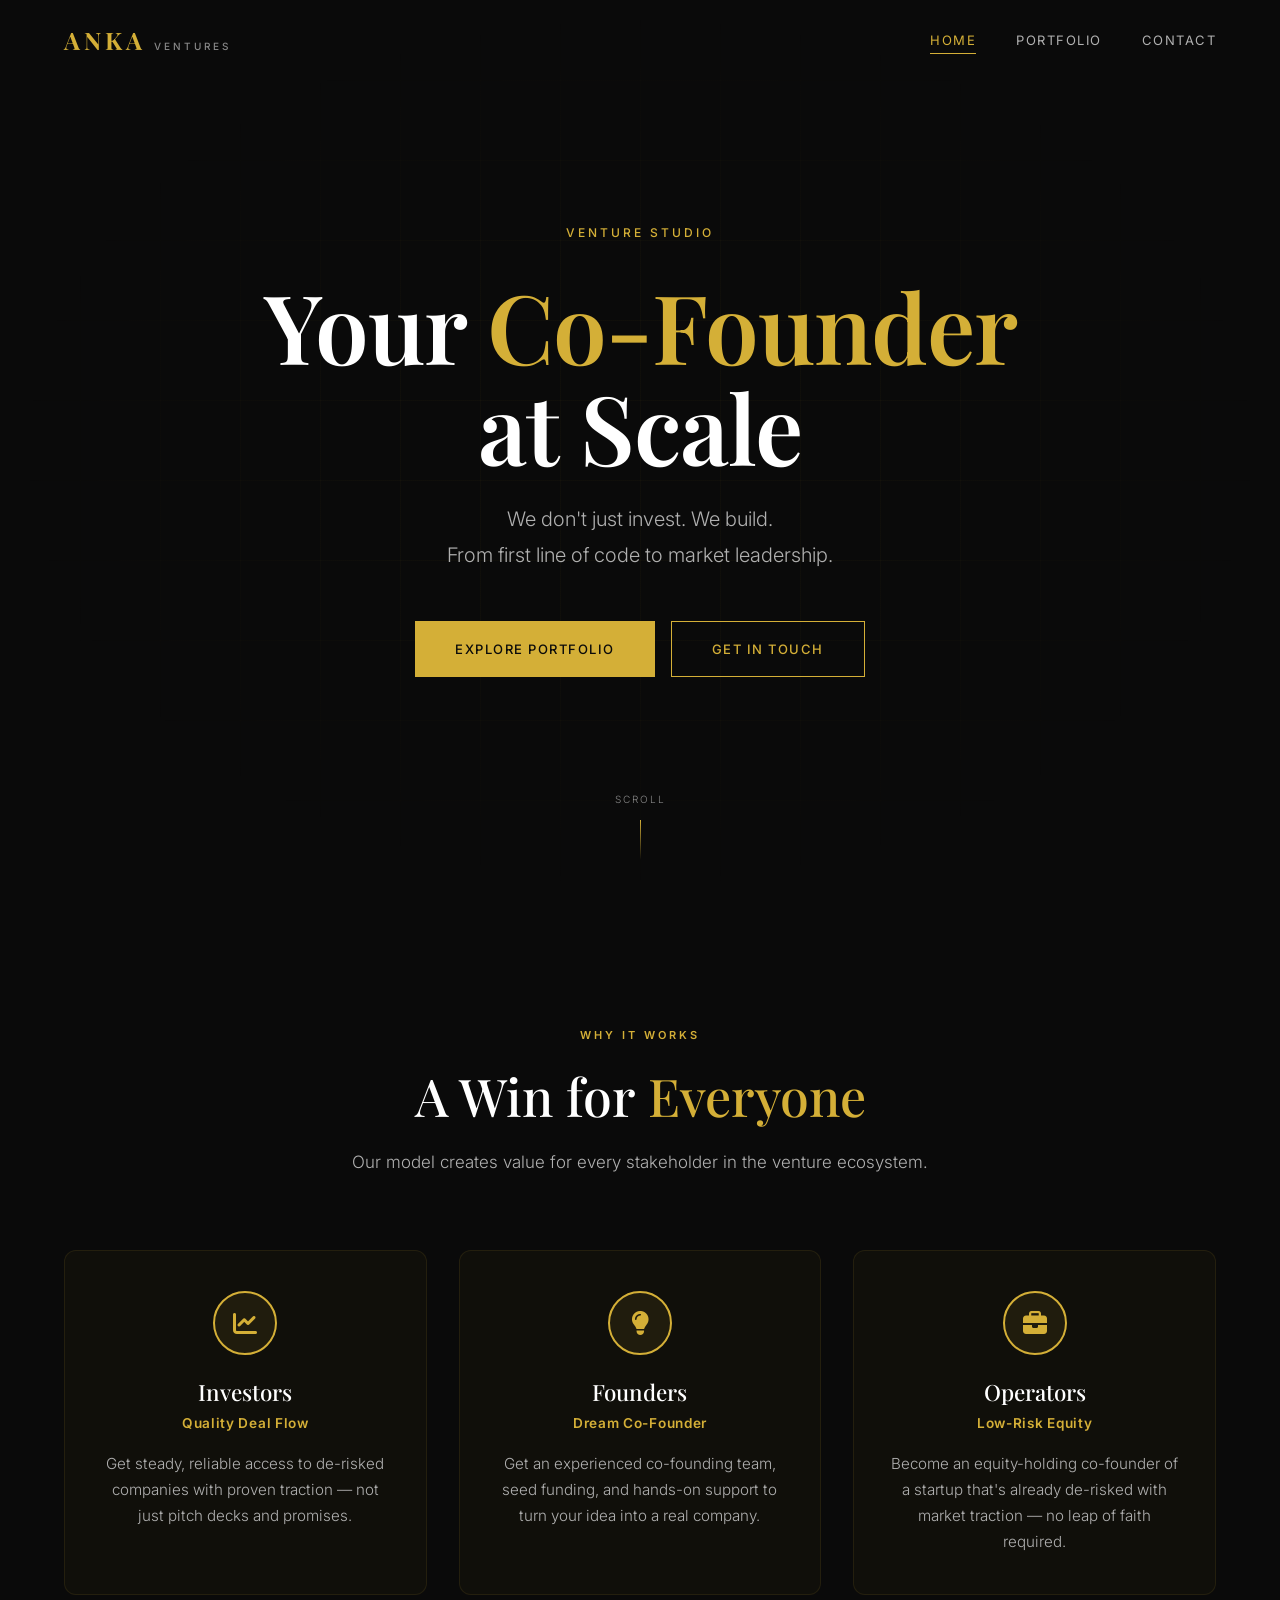
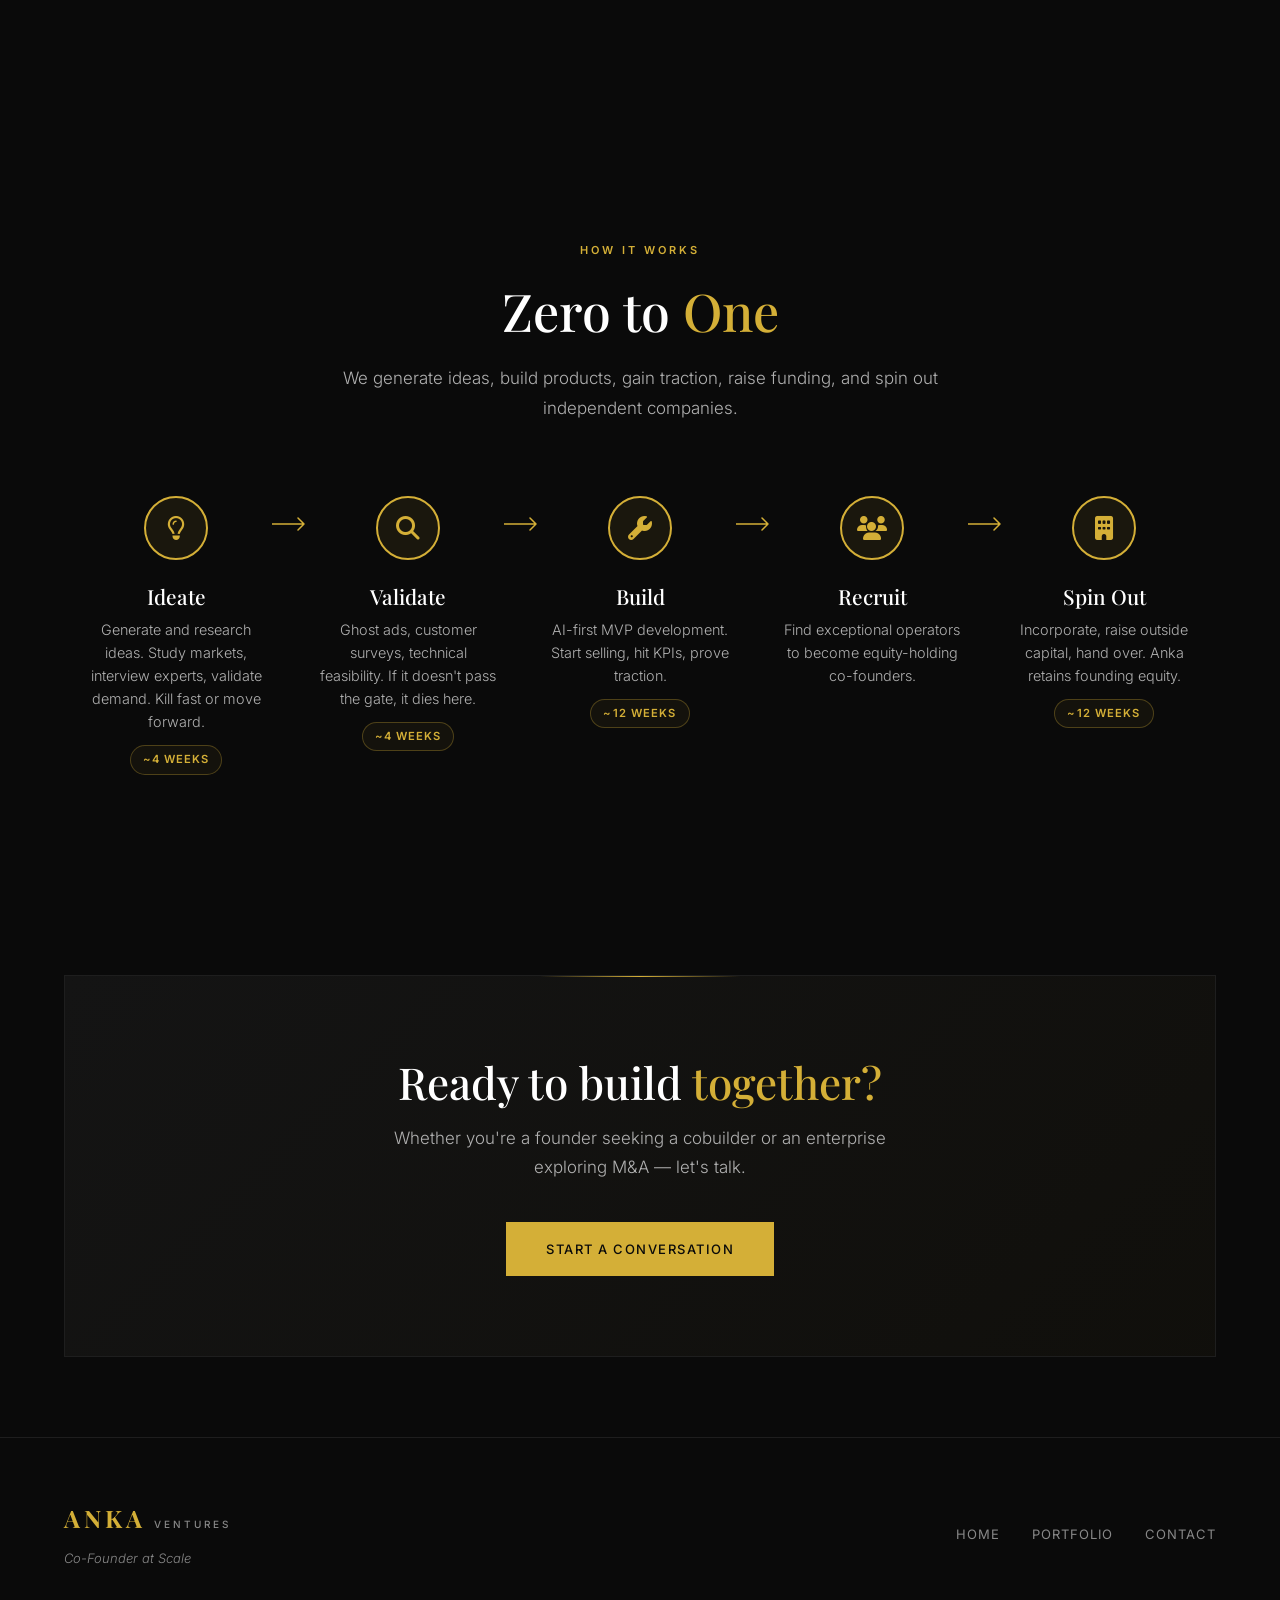
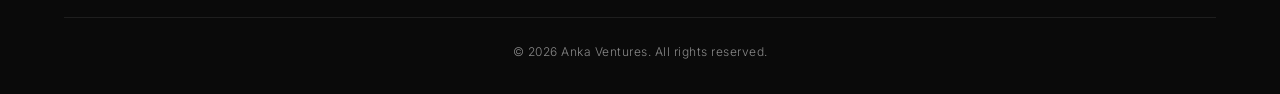
<file: index.html>
<!DOCTYPE html>
<html lang="en">
<head>
    <meta charset="UTF-8">
    <meta name="viewport" content="width=device-width, initial-scale=1.0">
    <title>Anka Ventures — Co-Founder at Scale</title>
    <meta name="description" content="Anka Ventures is a venture studio that functions as co-founder-at-scale for startups. A venture studio and co-founder-at-scale for startups.">
    <link rel="preconnect" href="https://fonts.googleapis.com">
    <link rel="preconnect" href="https://fonts.gstatic.com" crossorigin>
    <link href="https://fonts.googleapis.com/css2?family=Playfair+Display:ital,wght@0,400;0,500;0,600;0,700;1,400;1,500&family=Inter:wght@300;400;500;600&display=swap" rel="stylesheet">
    <link rel="stylesheet" href="https://cdnjs.cloudflare.com/ajax/libs/font-awesome/6.5.1/css/all.min.css">
    <link rel="stylesheet" href="styles.css">
</head>
<body>

    <!-- Navigation -->
    <nav class="nav" id="nav">
        <div class="nav-inner">
            <a href="index.html" class="nav-logo">
                <span class="logo-text">ANKA</span>
                <span class="logo-sub">VENTURES</span>
            </a>
            <button class="nav-toggle" id="navToggle" aria-label="Toggle menu">
                <span></span>
                <span></span>
                <span></span>
            </button>
            <ul class="nav-links" id="navLinks">
                <li><a href="index.html" class="active">Home</a></li>
                <li><a href="portfolio.html">Portfolio</a></li>
                <li><a href="contact.html">Contact</a></li>
            </ul>
        </div>
    </nav>

    <!-- Hero Section -->
    <section class="hero">
        <div class="hero-bg-lines"></div>
        <div class="hero-content">
            <div class="hero-badge fade-up">Venture Studio</div>
            <h1 class="hero-title fade-up delay-1">
                Your <span class="gold-text">Co-Founder</span><br>at Scale
            </h1>
            <p class="hero-subtitle fade-up delay-2">
                We don't just invest. We build.<br>From first line of code to market leadership.
            </p>
            <div class="hero-cta fade-up delay-3">
                <a href="portfolio.html" class="btn btn-primary">Explore Portfolio</a>
                <a href="contact.html" class="btn btn-outline">Get in Touch</a>
            </div>
        </div>
        <div class="hero-scroll-indicator fade-up delay-4">
            <span>Scroll</span>
            <div class="scroll-line"></div>
        </div>
    </section>

    <!-- Stakeholders -->
    <section class="section stakeholders-section">
        <div class="container">
            <div class="section-header reveal">
                <span class="section-label">Why It Works</span>
                <h2 class="section-title">A Win for <span class="gold-text">Everyone</span></h2>
                <p class="section-desc">Our model creates value for every stakeholder in the venture ecosystem.</p>
            </div>
            <div class="stakeholders-grid">
                <div class="stakeholder-card reveal">
                    <div class="stakeholder-icon"><i class="fa-solid fa-chart-line"></i></div>
                    <h3>Investors</h3>
                    <p class="stakeholder-subtitle">Quality Deal Flow</p>
                    <p>Get steady, reliable access to de-risked companies with proven traction — not just pitch decks and promises.</p>
                </div>
                <div class="stakeholder-card reveal delay-1">
                    <div class="stakeholder-icon"><i class="fa-solid fa-lightbulb"></i></div>
                    <h3>Founders</h3>
                    <p class="stakeholder-subtitle">Dream Co-Founder</p>
                    <p>Get an experienced co-founding team, seed funding, and hands-on support to turn your idea into a real company.</p>
                </div>
                <div class="stakeholder-card reveal delay-2">
                    <div class="stakeholder-icon"><i class="fa-solid fa-briefcase"></i></div>
                    <h3>Operators</h3>
                    <p class="stakeholder-subtitle">Low-Risk Equity</p>
                    <p>Become an equity-holding co-founder of a startup that's already de-risked with market traction — no leap of faith required.</p>
                </div>
            </div>
        </div>
    </section>

    <!-- How It Works -->
    <section class="section how-it-works">
        <div class="container">
            <div class="section-header reveal">
                <span class="section-label">How It Works</span>
                <h2 class="section-title">Zero to <span class="gold-text">One</span></h2>
                <p class="section-desc">We generate ideas, build products, gain traction, raise funding, and spin out independent companies.</p>
            </div>
            <div class="hiw-timeline">
                <div class="hiw-track">
                    <div class="hiw-track-line"></div>
                    <div class="hiw-step reveal">
                        <div class="hiw-node"><i class="fa-regular fa-lightbulb"></i></div>
                        <h3>Ideate</h3>
                        <p>Generate and research ideas. Study markets, interview experts, validate demand. Kill fast or move forward.</p>
                        <span class="hiw-timeline-tag">~4 weeks</span>
                    </div>
                    <div class="hiw-connector reveal delay-1">
                        <svg width="40" height="16" viewBox="0 0 40 16"><path d="M0 8h32l-6-6M32 8l-6 6" stroke="#D4AF37" stroke-width="1.5" fill="none" stroke-linecap="round" stroke-linejoin="round"/></svg>
                    </div>
                    <div class="hiw-step reveal delay-1">
                        <div class="hiw-node"><i class="fa-solid fa-magnifying-glass"></i></div>
                        <h3>Validate</h3>
                        <p>Ghost ads, customer surveys, technical feasibility. If it doesn't pass the gate, it dies here.</p>
                        <span class="hiw-timeline-tag">~4 weeks</span>
                    </div>
                    <div class="hiw-connector reveal delay-2">
                        <svg width="40" height="16" viewBox="0 0 40 16"><path d="M0 8h32l-6-6M32 8l-6 6" stroke="#D4AF37" stroke-width="1.5" fill="none" stroke-linecap="round" stroke-linejoin="round"/></svg>
                    </div>
                    <div class="hiw-step reveal delay-2">
                        <div class="hiw-node"><i class="fa-solid fa-wrench"></i></div>
                        <h3>Build</h3>
                        <p>AI-first MVP development. Start selling, hit KPIs, prove traction.</p>
                        <span class="hiw-timeline-tag">~12 weeks</span>
                    </div>
                    <div class="hiw-connector reveal delay-3">
                        <svg width="40" height="16" viewBox="0 0 40 16"><path d="M0 8h32l-6-6M32 8l-6 6" stroke="#D4AF37" stroke-width="1.5" fill="none" stroke-linecap="round" stroke-linejoin="round"/></svg>
                    </div>
                    <div class="hiw-step reveal delay-3">
                        <div class="hiw-node"><i class="fa-solid fa-users"></i></div>
                        <h3>Recruit</h3>
                        <p>Find exceptional operators to become equity-holding co-founders.</p>
                    </div>
                    <div class="hiw-connector reveal delay-3">
                        <svg width="40" height="16" viewBox="0 0 40 16"><path d="M0 8h32l-6-6M32 8l-6 6" stroke="#D4AF37" stroke-width="1.5" fill="none" stroke-linecap="round" stroke-linejoin="round"/></svg>
                    </div>
                    <div class="hiw-step reveal delay-3">
                        <div class="hiw-node"><i class="fa-solid fa-building"></i></div>
                        <h3>Spin Out</h3>
                        <p>Incorporate, raise outside capital, hand over. Anka retains founding equity.</p>
                        <span class="hiw-timeline-tag">~12 weeks</span>
                    </div>
                </div>
            </div>
        </div>
    </section>

    <!-- CTA Section -->
    <section class="section cta-section">
        <div class="container">
            <div class="cta-block reveal">
                <h2>Ready to build <span class="gold-text">together?</span></h2>
                <p>Whether you're a founder seeking a cobuilder or an enterprise exploring M&A — let's talk.</p>
                <a href="contact.html" class="btn btn-primary">Start a Conversation</a>
            </div>
        </div>
    </section>

    <!-- Footer -->
    <footer class="footer">
        <div class="container">
            <div class="footer-inner">
                <div class="footer-brand">
                    <div class="nav-logo">
                        <span class="logo-text">ANKA</span>
                        <span class="logo-sub">VENTURES</span>
                    </div>
                    <p class="footer-tagline">Co-Founder at Scale</p>
                </div>
                <div class="footer-links">
                    <a href="index.html">Home</a>
                    <a href="portfolio.html">Portfolio</a>
                    <a href="contact.html">Contact</a>
                </div>
            </div>
            <div class="footer-bottom">
                <p>&copy; 2026 Anka Ventures. All rights reserved.</p>
            </div>
        </div>
    </footer>

    <script src="main.js"></script>
</body>
</html>
</file>
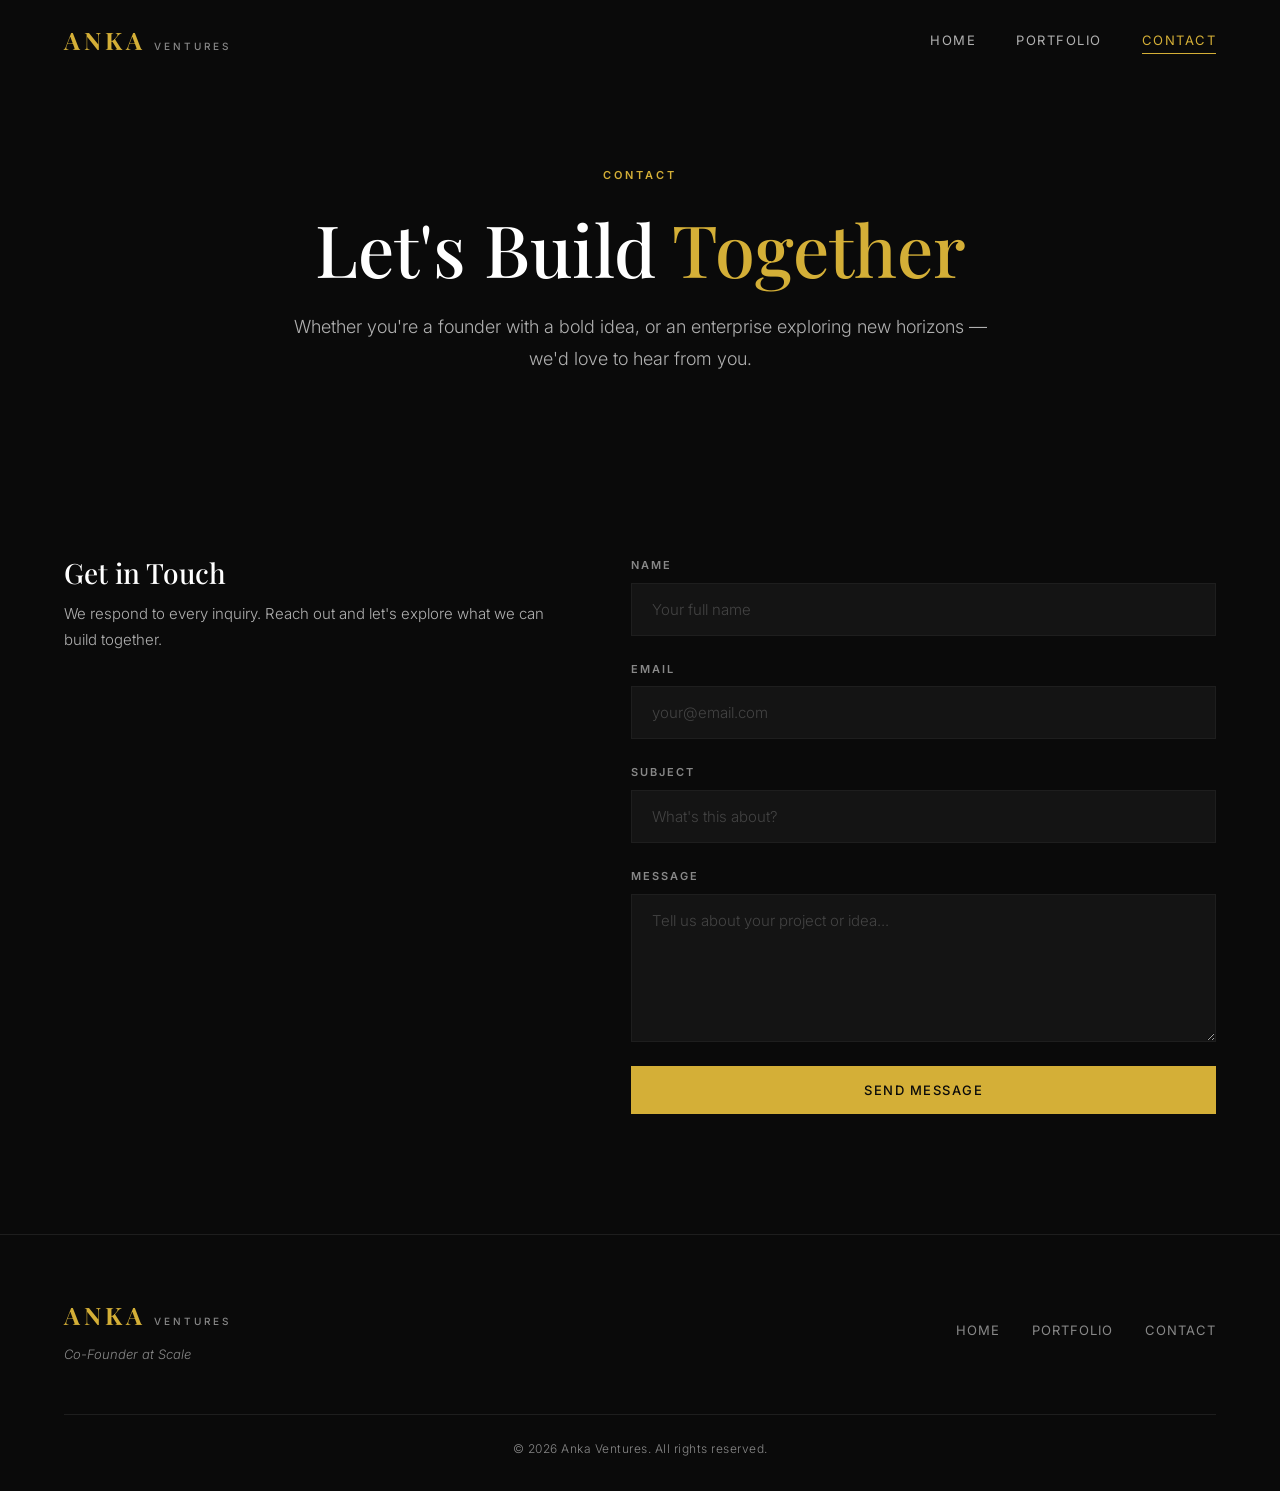
<file: contact.html>
<!DOCTYPE html>
<html lang="en">
<head>
    <meta charset="UTF-8">
    <meta name="viewport" content="width=device-width, initial-scale=1.0">
    <title>Contact — Anka Ventures</title>
    <meta name="description" content="Get in touch with Anka Ventures. Reach out to start a conversation.">
    <link rel="preconnect" href="https://fonts.googleapis.com">
    <link rel="preconnect" href="https://fonts.gstatic.com" crossorigin>
    <link href="https://fonts.googleapis.com/css2?family=Playfair+Display:ital,wght@0,400;0,500;0,600;0,700;1,400;1,500&family=Inter:wght@300;400;500;600&display=swap" rel="stylesheet">
    <link rel="stylesheet" href="styles.css">
</head>
<body>

    <!-- Navigation -->
    <nav class="nav" id="nav">
        <div class="nav-inner">
            <a href="index.html" class="nav-logo">
                <span class="logo-text">ANKA</span>
                <span class="logo-sub">VENTURES</span>
            </a>
            <button class="nav-toggle" id="navToggle" aria-label="Toggle menu">
                <span></span>
                <span></span>
                <span></span>
            </button>
            <ul class="nav-links" id="navLinks">
                <li><a href="index.html">Home</a></li>
                <li><a href="portfolio.html">Portfolio</a></li>
                <li><a href="contact.html" class="active">Contact</a></li>
            </ul>
        </div>
    </nav>

    <!-- Page Hero -->
    <section class="page-hero">
        <div class="container">
            <div class="page-hero-content">
                <span class="section-label fade-up">Contact</span>
                <h1 class="page-hero-title fade-up delay-1">Let's Build <span class="gold-text">Together</span></h1>
                <p class="page-hero-desc fade-up delay-2">Whether you're a founder with a bold idea, or an enterprise exploring new horizons — we'd love to hear from you.</p>
            </div>
        </div>
    </section>

    <!-- Contact Section -->
    <section class="section contact-section">
        <div class="container">
            <div class="contact-grid">
                <!-- Contact Info -->
                <div class="contact-info reveal">
                    <div class="contact-info-block">
                        <h3>Get in Touch</h3>
                        <p>We respond to every inquiry. Reach out and let's explore what we can build together.</p>
                    </div>

                </div>

                <!-- Contact Form -->
                <form class="contact-form reveal delay-1" action="https://api.web3forms.com/submit" method="POST">
                    <input type="hidden" name="access_key" value="34e513e4-bdf6-4af9-bc8f-abe43ce91492">
                    <div class="form-group">
                        <label for="name">Name</label>
                        <input type="text" id="name" name="name" required placeholder="Your full name">
                    </div>
                    <div class="form-group">
                        <label for="email">Email</label>
                        <input type="email" id="email" name="email" required placeholder="your@email.com">
                    </div>
                    <div class="form-group">
                        <label for="subject">Subject</label>
                        <input type="text" id="subject" name="subject" required placeholder="What's this about?">
                    </div>
                    <div class="form-group">
                        <label for="message">Message</label>
                        <textarea id="message" name="message" rows="6" required placeholder="Tell us about your project or idea..."></textarea>
                    </div>
                    <button type="submit" class="btn btn-primary btn-full">Send Message</button>
                </form>
            </div>
        </div>
    </section>

    <!-- Footer -->
    <footer class="footer">
        <div class="container">
            <div class="footer-inner">
                <div class="footer-brand">
                    <div class="nav-logo">
                        <span class="logo-text">ANKA</span>
                        <span class="logo-sub">VENTURES</span>
                    </div>
                    <p class="footer-tagline">Co-Founder at Scale</p>
                </div>
                <div class="footer-links">
                    <a href="index.html">Home</a>
                    <a href="portfolio.html">Portfolio</a>
                    <a href="contact.html">Contact</a>
                </div>
            </div>
            <div class="footer-bottom">
                <p>&copy; 2026 Anka Ventures. All rights reserved.</p>
            </div>
        </div>
    </footer>

    <script src="main.js"></script>
</body>
</html>
</file>
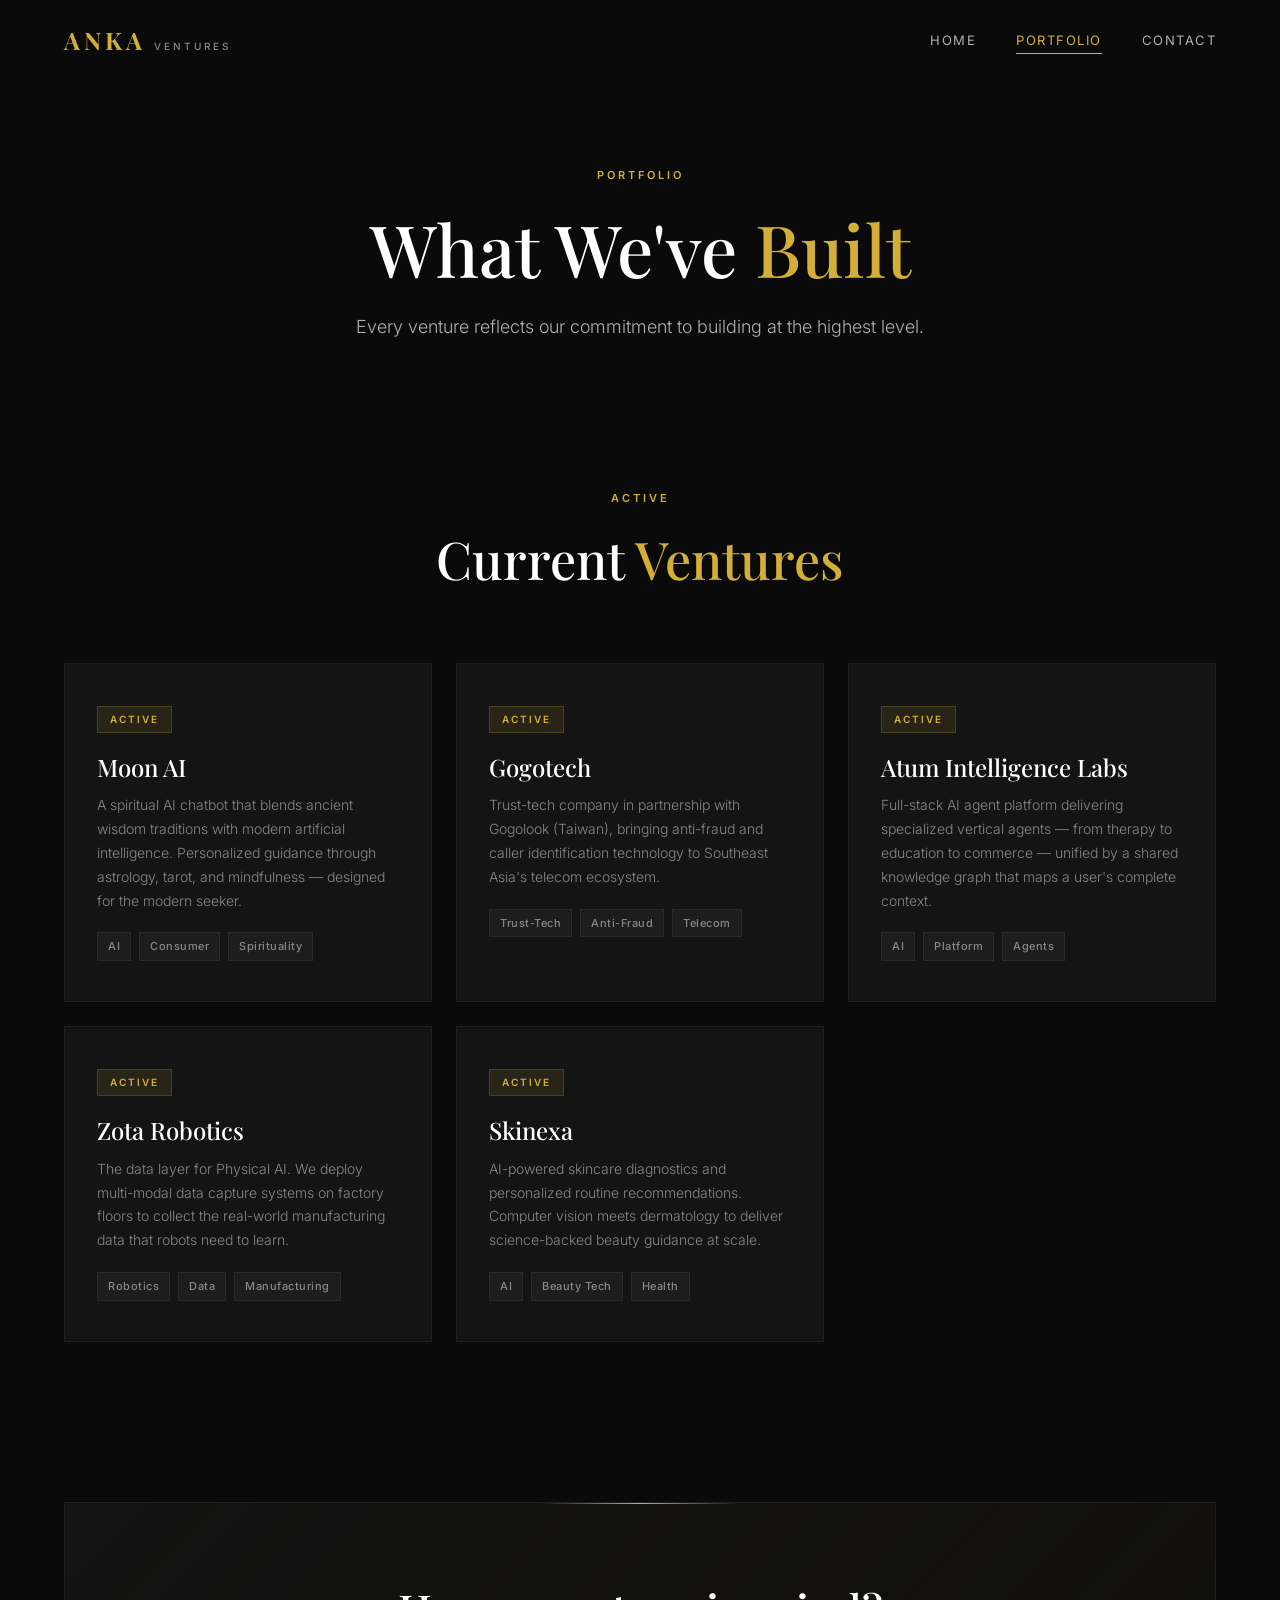
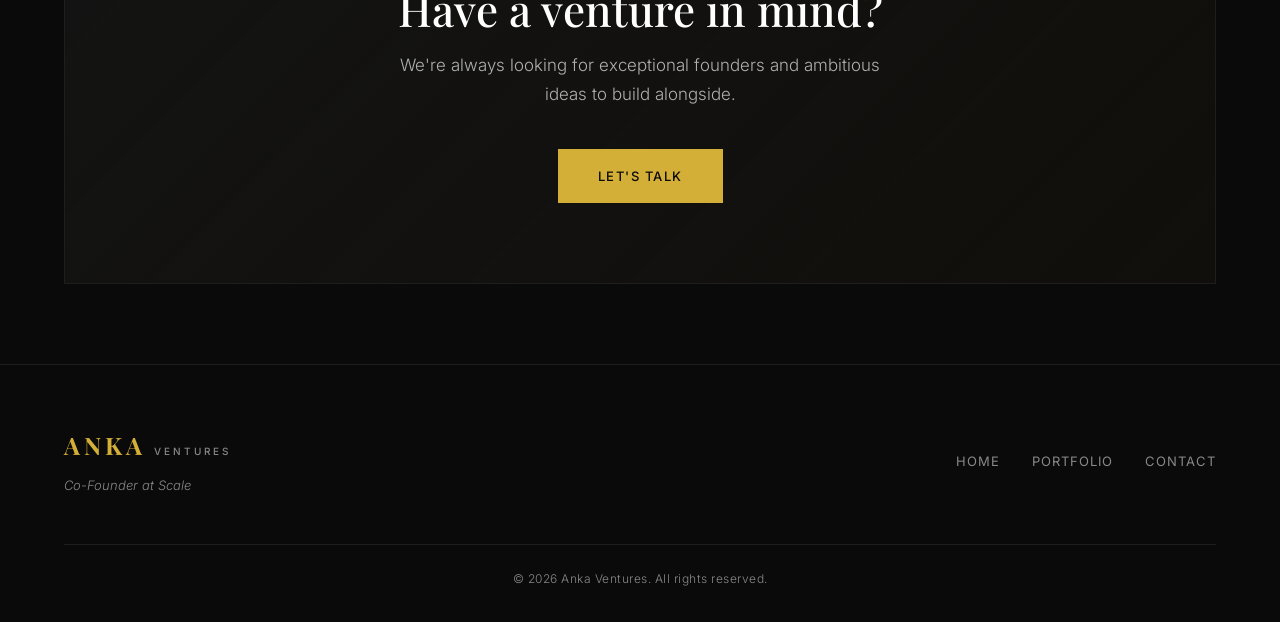
<file: portfolio.html>
<!DOCTYPE html>
<html lang="en">
<head>
    <meta charset="UTF-8">
    <meta name="viewport" content="width=device-width, initial-scale=1.0">
    <title>Portfolio — Anka Ventures</title>
    <meta name="description" content="Explore the Anka Ventures portfolio — active ventures we're building alongside exceptional founders.">
    <link rel="preconnect" href="https://fonts.googleapis.com">
    <link rel="preconnect" href="https://fonts.gstatic.com" crossorigin>
    <link href="https://fonts.googleapis.com/css2?family=Playfair+Display:ital,wght@0,400;0,500;0,600;0,700;1,400;1,500&family=Inter:wght@300;400;500;600&display=swap" rel="stylesheet">
    <link rel="stylesheet" href="styles.css">
</head>
<body>

    <!-- Navigation -->
    <nav class="nav" id="nav">
        <div class="nav-inner">
            <a href="index.html" class="nav-logo">
                <span class="logo-text">ANKA</span>
                <span class="logo-sub">VENTURES</span>
            </a>
            <button class="nav-toggle" id="navToggle" aria-label="Toggle menu">
                <span></span>
                <span></span>
                <span></span>
            </button>
            <ul class="nav-links" id="navLinks">
                <li><a href="index.html">Home</a></li>
                <li><a href="portfolio.html" class="active">Portfolio</a></li>
                <li><a href="contact.html">Contact</a></li>
            </ul>
        </div>
    </nav>

    <!-- Page Hero -->
    <section class="page-hero">
        <div class="container">
            <div class="page-hero-content">
                <span class="section-label fade-up">Portfolio</span>
                <h1 class="page-hero-title fade-up delay-1">What We've <span class="gold-text">Built</span></h1>
                <p class="page-hero-desc fade-up delay-2">Every venture reflects our commitment to building at the highest level.</p>
            </div>
        </div>
    </section>

    <!-- Active Portfolio -->
    <section class="section portfolio-section">
        <div class="container">
            <div class="section-header reveal">
                <span class="section-label">Active</span>
                <h2 class="section-title">Current <span class="gold-text">Ventures</span></h2>
            </div>
            <div class="portfolio-grid">
                <div class="portfolio-card portfolio-card--active reveal">
                    <div class="portfolio-card-status">Active</div>
                    <h3>Moon AI</h3>
                    <p class="portfolio-card-desc">A spiritual AI chatbot that blends ancient wisdom traditions with modern artificial intelligence. Personalized guidance through astrology, tarot, and mindfulness — designed for the modern seeker.</p>
                    <div class="portfolio-card-tags">
                        <span>AI</span>
                        <span>Consumer</span>
                        <span>Spirituality</span>
                    </div>
                </div>
                <div class="portfolio-card portfolio-card--active reveal delay-1">
                    <div class="portfolio-card-status">Active</div>
                    <h3>Gogotech</h3>
                    <p class="portfolio-card-desc">Trust-tech company in partnership with Gogolook (Taiwan), bringing anti-fraud and caller identification technology to Southeast Asia's telecom ecosystem.</p>
                    <div class="portfolio-card-tags">
                        <span>Trust-Tech</span>
                        <span>Anti-Fraud</span>
                        <span>Telecom</span>
                    </div>
                </div>
                <div class="portfolio-card portfolio-card--active reveal delay-2">
                    <div class="portfolio-card-status">Active</div>
                    <h3>Atum Intelligence Labs</h3>
                    <p class="portfolio-card-desc">Full-stack AI agent platform delivering specialized vertical agents — from therapy to education to commerce — unified by a shared knowledge graph that maps a user's complete context.</p>
                    <div class="portfolio-card-tags">
                        <span>AI</span>
                        <span>Platform</span>
                        <span>Agents</span>
                    </div>
                </div>
                <div class="portfolio-card portfolio-card--active reveal delay-1">
                    <div class="portfolio-card-status">Active</div>
                    <h3>Zota Robotics</h3>
                    <p class="portfolio-card-desc">The data layer for Physical AI. We deploy multi-modal data capture systems on factory floors to collect the real-world manufacturing data that robots need to learn.</p>
                    <div class="portfolio-card-tags">
                        <span>Robotics</span>
                        <span>Data</span>
                        <span>Manufacturing</span>
                    </div>
                </div>
                <div class="portfolio-card portfolio-card--active reveal delay-2">
                    <div class="portfolio-card-status">Active</div>
                    <h3>Skinexa</h3>
                    <p class="portfolio-card-desc">AI-powered skincare diagnostics and personalized routine recommendations. Computer vision meets dermatology to deliver science-backed beauty guidance at scale.</p>
                    <div class="portfolio-card-tags">
                        <span>AI</span>
                        <span>Beauty Tech</span>
                        <span>Health</span>
                    </div>
                </div>
            </div>
        </div>
    </section>

    <!-- CTA -->
    <section class="section cta-section">
        <div class="container">
            <div class="cta-block reveal">
                <h2>Have a venture in mind?</h2>
                <p>We're always looking for exceptional founders and ambitious ideas to build alongside.</p>
                <a href="contact.html" class="btn btn-primary">Let's Talk</a>
            </div>
        </div>
    </section>

    <!-- Footer -->
    <footer class="footer">
        <div class="container">
            <div class="footer-inner">
                <div class="footer-brand">
                    <div class="nav-logo">
                        <span class="logo-text">ANKA</span>
                        <span class="logo-sub">VENTURES</span>
                    </div>
                    <p class="footer-tagline">Co-Founder at Scale</p>
                </div>
                <div class="footer-links">
                    <a href="index.html">Home</a>
                    <a href="portfolio.html">Portfolio</a>
                    <a href="contact.html">Contact</a>
                </div>
            </div>
            <div class="footer-bottom">
                <p>&copy; 2026 Anka Ventures. All rights reserved.</p>
            </div>
        </div>
    </footer>

    <script src="main.js"></script>
</body>
</html>
</file>
<file: styles.css>
/* ========================================
   Anka Ventures — Premium Stylesheet
   Black & Gold Luxury Aesthetic
   ======================================== */

/* --- CSS Custom Properties --- */
:root {
    --gold: #D4AF37;
    --gold-light: #E8CC6E;
    --gold-dark: #B8962E;
    --black: #0A0A0A;
    --black-light: #111111;
    --black-card: #141414;
    --black-border: #1E1E1E;
    --white: #FFFFFF;
    --white-muted: #B0B0B0;
    --white-dim: #888888;

    --font-heading: 'Playfair Display', Georgia, serif;
    --font-body: 'Inter', -apple-system, BlinkMacSystemFont, sans-serif;

    --nav-height: 80px;
    --container-max: 1200px;
    --section-padding: 120px;

    --ease-out: cubic-bezier(0.16, 1, 0.3, 1);
    --ease-in-out: cubic-bezier(0.65, 0, 0.35, 1);
}

/* --- Reset & Base --- */
*, *::before, *::after {
    margin: 0;
    padding: 0;
    box-sizing: border-box;
}

html {
    scroll-behavior: smooth;
    -webkit-font-smoothing: antialiased;
    -moz-osx-font-smoothing: grayscale;
}

body {
    font-family: var(--font-body);
    font-weight: 300;
    font-size: 16px;
    line-height: 1.7;
    color: var(--white-muted);
    background-color: var(--black);
    overflow-x: hidden;
}

a {
    color: inherit;
    text-decoration: none;
}

img {
    max-width: 100%;
    display: block;
}

h1, h2, h3, h4, h5, h6 {
    font-family: var(--font-heading);
    font-weight: 500;
    color: var(--white);
    line-height: 1.2;
}

::selection {
    background-color: var(--gold);
    color: var(--black);
}

.container {
    max-width: var(--container-max);
    margin: 0 auto;
    padding: 0 24px;
}

.gold-text {
    color: var(--gold);
}

/* --- Navigation --- */
.nav {
    position: fixed;
    top: 0;
    left: 0;
    right: 0;
    z-index: 1000;
    height: var(--nav-height);
    transition: background-color 0.4s ease, backdrop-filter 0.4s ease, box-shadow 0.4s ease;
}

.nav.scrolled {
    background-color: rgba(10, 10, 10, 0.92);
    backdrop-filter: blur(20px);
    -webkit-backdrop-filter: blur(20px);
    box-shadow: 0 1px 0 rgba(212, 175, 55, 0.1);
}

.nav-inner {
    max-width: var(--container-max);
    margin: 0 auto;
    padding: 0 24px;
    height: 100%;
    display: flex;
    align-items: center;
    justify-content: space-between;
}

.nav-logo {
    display: flex;
    align-items: baseline;
    gap: 8px;
    text-decoration: none;
}

.logo-text {
    font-family: var(--font-heading);
    font-size: 24px;
    font-weight: 700;
    letter-spacing: 4px;
    color: var(--gold);
}

.logo-sub {
    font-family: var(--font-body);
    font-size: 10px;
    font-weight: 500;
    letter-spacing: 3px;
    color: var(--white-dim);
    text-transform: uppercase;
}

.nav-links {
    display: flex;
    list-style: none;
    gap: 40px;
}

.nav-links a {
    font-size: 13px;
    font-weight: 400;
    letter-spacing: 1.5px;
    text-transform: uppercase;
    color: var(--white-muted);
    position: relative;
    padding: 4px 0;
    transition: color 0.3s ease;
}

.nav-links a::after {
    content: '';
    position: absolute;
    bottom: -2px;
    left: 0;
    width: 0;
    height: 1px;
    background-color: var(--gold);
    transition: width 0.3s var(--ease-out);
}

.nav-links a:hover,
.nav-links a.active {
    color: var(--gold);
}

.nav-links a:hover::after,
.nav-links a.active::after {
    width: 100%;
}

/* Mobile Toggle */
.nav-toggle {
    display: none;
    flex-direction: column;
    gap: 5px;
    background: none;
    border: none;
    cursor: pointer;
    padding: 8px;
    z-index: 1001;
}

.nav-toggle span {
    width: 24px;
    height: 1.5px;
    background-color: var(--white);
    transition: all 0.3s ease;
    transform-origin: center;
}

.nav-toggle.active span:nth-child(1) {
    transform: rotate(45deg) translate(4px, 5px);
}

.nav-toggle.active span:nth-child(2) {
    opacity: 0;
}

.nav-toggle.active span:nth-child(3) {
    transform: rotate(-45deg) translate(4px, -5px);
}

/* --- Buttons --- */
.btn {
    display: inline-flex;
    align-items: center;
    justify-content: center;
    font-family: var(--font-body);
    font-size: 13px;
    font-weight: 500;
    letter-spacing: 1.5px;
    text-transform: uppercase;
    padding: 16px 40px;
    border: none;
    cursor: pointer;
    transition: all 0.4s var(--ease-out);
    position: relative;
    overflow: hidden;
}

.btn-primary {
    background-color: var(--gold);
    color: var(--black);
}

.btn-primary:hover {
    background-color: var(--gold-light);
    transform: translateY(-2px);
    box-shadow: 0 8px 30px rgba(212, 175, 55, 0.3);
}

.btn-outline {
    background-color: transparent;
    color: var(--gold);
    border: 1px solid var(--gold);
}

.btn-outline:hover {
    background-color: var(--gold);
    color: var(--black);
    transform: translateY(-2px);
}

.btn-full {
    width: 100%;
}

/* --- Hero Section --- */
.hero {
    position: relative;
    min-height: 100vh;
    display: flex;
    align-items: center;
    justify-content: center;
    text-align: center;
    position: relative;
    padding: 0 24px;
    overflow: hidden;
}

.hero-bg-lines {
    position: absolute;
    inset: 0;
    background-image:
        linear-gradient(rgba(212, 175, 55, 0.03) 1px, transparent 1px),
        linear-gradient(90deg, rgba(212, 175, 55, 0.03) 1px, transparent 1px);
    background-size: 80px 80px;
    mask-image: radial-gradient(ellipse at center, black 30%, transparent 70%);
    -webkit-mask-image: radial-gradient(ellipse at center, black 30%, transparent 70%);
}

.hero-content {
    position: relative;
    z-index: 1;
    max-width: 800px;
}

.hero-badge {
    font-size: 12px;
    font-weight: 500;
    letter-spacing: 3px;
    text-transform: uppercase;
    color: var(--gold);
    margin-bottom: 32px;
}

.hero-title {
    font-size: clamp(48px, 8vw, 96px);
    font-weight: 600;
    letter-spacing: -1px;
    margin-bottom: 24px;
    line-height: 1.05;
}

.hero-subtitle {
    font-size: clamp(16px, 2vw, 20px);
    font-weight: 300;
    color: var(--white-muted);
    max-width: 560px;
    margin: 0 auto 48px;
    line-height: 1.8;
}

.hero-cta {
    display: flex;
    gap: 16px;
    justify-content: center;
    flex-wrap: wrap;
}

.hero-scroll-indicator {
    position: absolute;
    bottom: 40px;
    left: 0;
    right: 0;
    margin: 0 auto;
    width: fit-content;
    display: flex;
    flex-direction: column;
    align-items: center;
    gap: 12px;
}

.hero-scroll-indicator span {
    font-size: 10px;
    letter-spacing: 2px;
    text-transform: uppercase;
    color: var(--white-dim);
}

.scroll-line {
    width: 1px;
    height: 40px;
    background: linear-gradient(to bottom, var(--gold), transparent);
    animation: scrollPulse 2s ease-in-out infinite;
}

@keyframes scrollPulse {
    0%, 100% { opacity: 1; transform: scaleY(1); }
    50% { opacity: 0.5; transform: scaleY(0.6); }
}

/* --- Page Hero (for inner pages) --- */
.page-hero {
    padding: calc(var(--nav-height) + 80px) 0 60px;
    text-align: center;
}

.page-hero-content {
    max-width: 700px;
    margin: 0 auto;
}

.page-hero-title {
    font-size: clamp(40px, 6vw, 72px);
    margin-bottom: 20px;
}

.page-hero-desc {
    font-size: 18px;
    color: var(--white-muted);
    line-height: 1.8;
}

/* --- Sections --- */
.section {
    padding: var(--section-padding) 0;
}

.section-header {
    text-align: center;
    margin-bottom: 72px;
    max-width: 640px;
    margin-left: auto;
    margin-right: auto;
}

.section-label {
    display: inline-block;
    font-size: 11px;
    font-weight: 600;
    letter-spacing: 3px;
    text-transform: uppercase;
    color: var(--gold);
    margin-bottom: 20px;
}

.section-title {
    font-size: clamp(32px, 5vw, 52px);
    margin-bottom: 20px;
}

.section-desc {
    font-size: 17px;
    color: var(--white-muted);
    line-height: 1.8;
}

/* --- Arms Grid (About section) --- */
.arms-grid {
    display: grid;
    grid-template-columns: repeat(4, 1fr);
    gap: 24px;
}

.arm-card {
    background: var(--black-card);
    border: 1px solid var(--black-border);
    padding: 40px 32px;
    transition: all 0.5s var(--ease-out);
    position: relative;
    overflow: hidden;
}

.arm-card::before {
    content: '';
    position: absolute;
    top: 0;
    left: 0;
    right: 0;
    height: 2px;
    background: linear-gradient(90deg, transparent, var(--gold), transparent);
    opacity: 0;
    transition: opacity 0.5s ease;
}

.arm-card:hover {
    border-color: rgba(212, 175, 55, 0.2);
    transform: translateY(-4px);
}

.arm-card:hover::before {
    opacity: 1;
}

.arm-icon {
    width: 48px;
    height: 48px;
    color: var(--gold);
    margin-bottom: 24px;
}

.arm-card h3 {
    font-size: 22px;
    margin-bottom: 12px;
}

.arm-card p {
    font-size: 14px;
    line-height: 1.7;
    color: var(--white-dim);
}

/* --- Portfolio Featured Cards --- */
.portfolio-featured {
    display: flex;
    flex-direction: column;
    gap: 2px;
}

.featured-card {
    display: flex;
    align-items: center;
    gap: 40px;
    padding: 40px;
    background: var(--black-card);
    border: 1px solid var(--black-border);
    transition: all 0.5s var(--ease-out);
    text-decoration: none;
    cursor: pointer;
}

.featured-card:hover {
    background: var(--black-light);
    border-color: rgba(212, 175, 55, 0.2);
    padding-left: 56px;
}

.featured-number {
    font-family: var(--font-heading);
    font-size: 48px;
    font-weight: 400;
    color: rgba(212, 175, 55, 0.2);
    min-width: 80px;
    transition: color 0.5s ease;
}

.featured-card:hover .featured-number {
    color: rgba(212, 175, 55, 0.5);
}

.featured-content {
    flex: 1;
}

.featured-content h3 {
    font-size: 28px;
    margin-bottom: 8px;
    transition: color 0.3s ease;
}

.featured-card:hover .featured-content h3 {
    color: var(--gold);
}

.featured-content p {
    font-size: 15px;
    color: var(--white-dim);
    margin-bottom: 12px;
}

.featured-tag {
    font-size: 11px;
    font-weight: 500;
    letter-spacing: 1.5px;
    text-transform: uppercase;
    color: var(--gold);
    opacity: 0.7;
}

.featured-arrow {
    font-size: 24px;
    color: var(--white-dim);
    transition: all 0.3s ease;
}

.featured-card:hover .featured-arrow {
    color: var(--gold);
    transform: translateX(8px);
}

.portfolio-cta {
    text-align: center;
    margin-top: 56px;
}

/* --- Stats --- */
.stats-section {
    border-top: 1px solid var(--black-border);
    border-bottom: 1px solid var(--black-border);
}

.stats-grid {
    display: grid;
    grid-template-columns: repeat(3, 1fr);
    gap: 24px;
    text-align: center;
}

.stat {
    padding: 20px;
}

.stat-number {
    font-family: var(--font-heading);
    font-size: 56px;
    font-weight: 600;
    color: var(--gold);
    display: inline;
}

.stat-plus {
    font-family: var(--font-heading);
    font-size: 36px;
    color: var(--gold);
}

.stat-label {
    display: block;
    font-size: 13px;
    font-weight: 400;
    letter-spacing: 1px;
    text-transform: uppercase;
    color: var(--white-dim);
    margin-top: 8px;
}

/* --- CTA Section --- */
.cta-section {
    padding: 80px 0;
}

.cta-block {
    text-align: center;
    padding: 80px 40px;
    border: 1px solid var(--black-border);
    background: linear-gradient(135deg, var(--black-card) 0%, rgba(212, 175, 55, 0.03) 100%);
    position: relative;
    overflow: hidden;
}

.cta-block::before {
    content: '';
    position: absolute;
    top: 0;
    left: 50%;
    transform: translateX(-50%);
    width: 200px;
    height: 1px;
    background: linear-gradient(90deg, transparent, var(--gold), transparent);
}

.cta-block h2 {
    font-size: clamp(28px, 4vw, 44px);
    margin-bottom: 16px;
}

.cta-block p {
    font-size: 17px;
    color: var(--white-muted);
    margin-bottom: 40px;
    max-width: 500px;
    margin-left: auto;
    margin-right: auto;
}

/* --- Portfolio Page --- */
.portfolio-section {
    padding: 80px 0;
}

.portfolio-section--archived {
    background: linear-gradient(180deg, rgba(20, 20, 20, 0.5), transparent);
}

.portfolio-grid {
    display: grid;
    grid-template-columns: repeat(3, 1fr);
    gap: 24px;
}

.portfolio-grid--compact .portfolio-card {
    padding: 32px 28px;
}

.portfolio-card {
    background: var(--black-card);
    border: 1px solid var(--black-border);
    padding: 40px 32px;
    transition: all 0.5s var(--ease-out);
    position: relative;
}

.portfolio-card:hover {
    border-color: rgba(212, 175, 55, 0.2);
    transform: translateY(-4px);
}

.portfolio-card-status {
    display: inline-block;
    font-size: 10px;
    font-weight: 600;
    letter-spacing: 2px;
    text-transform: uppercase;
    padding: 4px 12px;
    margin-bottom: 20px;
    background: rgba(212, 175, 55, 0.1);
    color: var(--gold);
    border: 1px solid rgba(212, 175, 55, 0.2);
}

.portfolio-card-status--archived {
    background: rgba(255, 255, 255, 0.03);
    color: var(--white-dim);
    border-color: var(--black-border);
}

.portfolio-card-status--consulting {
    background: rgba(100, 180, 255, 0.08);
    color: #7AB8F5;
    border-color: rgba(100, 180, 255, 0.15);
}

.portfolio-card h3 {
    font-size: 24px;
    margin-bottom: 12px;
    transition: color 0.3s ease;
}

.portfolio-card:hover h3 {
    color: var(--gold);
}

.portfolio-card-desc {
    font-size: 14px;
    line-height: 1.7;
    color: var(--white-dim);
    margin-bottom: 20px;
}

.portfolio-card-tags {
    display: flex;
    flex-wrap: wrap;
    gap: 8px;
}

.portfolio-card-tags span {
    font-size: 11px;
    font-weight: 500;
    letter-spacing: 0.5px;
    padding: 4px 10px;
    background: rgba(255, 255, 255, 0.04);
    color: var(--white-dim);
    border: 1px solid rgba(255, 255, 255, 0.06);
}

/* --- Contact Page --- */
.contact-section {
    padding-bottom: var(--section-padding);
}

.contact-grid {
    display: grid;
    grid-template-columns: 1fr 1.2fr;
    gap: 80px;
    align-items: start;
}

.contact-info {
    display: flex;
    flex-direction: column;
    gap: 32px;
}

.contact-info-block h3 {
    font-size: 28px;
    margin-bottom: 12px;
}

.contact-info-block p {
    font-size: 15px;
    color: var(--white-muted);
    line-height: 1.7;
}

.contact-info-label {
    display: block;
    font-size: 11px;
    font-weight: 600;
    letter-spacing: 2px;
    text-transform: uppercase;
    color: var(--white-dim);
    margin-bottom: 6px;
}

.contact-info-value {
    font-family: var(--font-heading);
    font-size: 20px;
    color: var(--white);
    transition: color 0.3s ease;
}

a.contact-info-value:hover {
    color: var(--gold);
}

.contact-decoration {
    display: flex;
    align-items: center;
    gap: 16px;
    margin-top: 16px;
}

.contact-decoration-line {
    flex: 1;
    height: 1px;
    background: var(--black-border);
}

.contact-decoration .gold-text {
    font-family: var(--font-heading);
    font-size: 14px;
    font-style: italic;
    white-space: nowrap;
}

/* Form */
.contact-form {
    display: flex;
    flex-direction: column;
    gap: 24px;
}

.form-group {
    display: flex;
    flex-direction: column;
    gap: 8px;
}

.form-group label {
    font-size: 11px;
    font-weight: 600;
    letter-spacing: 2px;
    text-transform: uppercase;
    color: var(--white-dim);
}

.form-group input,
.form-group textarea {
    font-family: var(--font-body);
    font-size: 15px;
    font-weight: 300;
    color: var(--white);
    background: var(--black-card);
    border: 1px solid var(--black-border);
    padding: 16px 20px;
    outline: none;
    transition: border-color 0.3s ease, box-shadow 0.3s ease;
    width: 100%;
}

.form-group input::placeholder,
.form-group textarea::placeholder {
    color: rgba(255, 255, 255, 0.2);
}

.form-group input:focus,
.form-group textarea:focus {
    border-color: var(--gold);
    box-shadow: 0 0 0 3px rgba(212, 175, 55, 0.1);
}

.form-group textarea {
    resize: vertical;
    min-height: 140px;
}

/* --- Footer --- */
.footer {
    border-top: 1px solid var(--black-border);
    padding: 60px 0 32px;
}

.footer-inner {
    display: flex;
    justify-content: space-between;
    align-items: center;
    gap: 40px;
    margin-bottom: 48px;
}

.footer-tagline {
    font-size: 13px;
    color: var(--white-dim);
    margin-top: 8px;
    font-style: italic;
}

.footer-links {
    display: flex;
    gap: 32px;
}

.footer-links a {
    font-size: 13px;
    font-weight: 400;
    letter-spacing: 1px;
    text-transform: uppercase;
    color: var(--white-dim);
    transition: color 0.3s ease;
}

.footer-links a:hover {
    color: var(--gold);
}

.footer-info p {
    font-size: 14px;
    color: var(--white-dim);
    text-align: right;
}

.footer-info a {
    transition: color 0.3s ease;
}

.footer-info a:hover {
    color: var(--gold);
}

.footer-bottom {
    border-top: 1px solid var(--black-border);
    padding-top: 24px;
    text-align: center;
}

.footer-bottom p {
    font-size: 12px;
    color: var(--white-dim);
    letter-spacing: 0.5px;
}

/* --- Animations --- */
.fade-up {
    opacity: 0;
    transform: translateY(30px);
    animation: fadeUp 0.8s var(--ease-out) forwards;
}

.delay-1 { animation-delay: 0.15s; }
.delay-2 { animation-delay: 0.3s; }
.delay-3 { animation-delay: 0.45s; }
.delay-4 { animation-delay: 0.6s; }

@keyframes fadeUp {
    to {
        opacity: 1;
        transform: translateY(0);
    }
}

/* Scroll reveal */
.reveal {
    opacity: 0;
    transform: translateY(40px);
    transition: opacity 0.8s var(--ease-out), transform 0.8s var(--ease-out);
}

.reveal.visible {
    opacity: 1;
    transform: translateY(0);
}

.reveal.delay-1 { transition-delay: 0.1s; }
.reveal.delay-2 { transition-delay: 0.2s; }
.reveal.delay-3 { transition-delay: 0.3s; }

/* --- Responsive --- */

/* Tablet */
@media (max-width: 1024px) {
    :root {
        --section-padding: 80px;
    }

    .arms-grid {
        grid-template-columns: repeat(2, 1fr);
    }

    .portfolio-grid {
        grid-template-columns: repeat(2, 1fr);
    }

    .stats-grid {
        grid-template-columns: repeat(2, 1fr);
    }

    .contact-grid {
        grid-template-columns: 1fr;
        gap: 60px;
    }
}

/* Mobile */
@media (max-width: 768px) {
    :root {
        --section-padding: 64px;
        --nav-height: 64px;
    }

    .nav-toggle {
        display: flex;
    }

    .nav-links {
        position: fixed;
        top: 0;
        right: 0;
        bottom: 0;
        width: 280px;
        background: rgba(10, 10, 10, 0.98);
        backdrop-filter: blur(20px);
        -webkit-backdrop-filter: blur(20px);
        flex-direction: column;
        justify-content: center;
        align-items: center;
        gap: 32px;
        transform: translateX(100%);
        transition: transform 0.4s var(--ease-out);
    }

    .nav-links.open {
        transform: translateX(0);
    }

    .nav-links a {
        font-size: 16px;
        letter-spacing: 3px;
    }

    .hero-title {
        letter-spacing: 0;
    }

    .hero-cta {
        flex-direction: column;
        align-items: center;
    }

    .hero-cta .btn {
        width: 100%;
        max-width: 280px;
    }

    .arms-grid {
        grid-template-columns: 1fr;
    }

    .featured-card {
        flex-direction: column;
        align-items: flex-start;
        gap: 16px;
        padding: 28px;
    }

    .featured-card:hover {
        padding-left: 28px;
    }

    .featured-number {
        font-size: 36px;
        min-width: auto;
    }

    .featured-arrow {
        display: none;
    }

    .portfolio-grid {
        grid-template-columns: 1fr;
    }

    .stats-grid {
        grid-template-columns: repeat(2, 1fr);
        gap: 16px;
    }

    .stat-number {
        font-size: 40px;
    }

    .cta-block {
        padding: 48px 24px;
    }

    .footer-inner {
        flex-direction: column;
        align-items: center;
        text-align: center;
        gap: 24px;
    }

    .footer-info p {
        text-align: center;
    }

    .footer-links {
        gap: 24px;
    }

    .page-hero {
        padding: calc(var(--nav-height) + 48px) 0 40px;
    }

    .section-header {
        margin-bottom: 48px;
    }
}

/* Small mobile */
@media (max-width: 400px) {
    .logo-text {
        font-size: 20px;
        letter-spacing: 3px;
    }

    .logo-sub {
        font-size: 8px;
    }

    .btn {
        padding: 14px 28px;
        font-size: 12px;
    }
}

/* How It Works — Horizontal Timeline */
.hiw-timeline {
    margin-top: 4rem;
    overflow: hidden;
}

.hiw-track-line {
    display: none;
}

.hiw-track {
    display: flex;
    align-items: flex-start;
    justify-content: center;
    gap: 0;
    position: relative;
    padding: 0 1rem;
    max-width: 100%;
}

.hiw-step {
    display: flex;
    flex-direction: column;
    align-items: center;
    text-align: center;
    flex: 1 1 0;
    min-width: 0;
    transition: transform 0.4s ease;
}

.hiw-step:hover {
    transform: translateY(-6px);
}

.hiw-node {
    width: 64px;
    height: 64px;
    border-radius: 50%;
    border: 2px solid var(--gold);
    background: rgba(212, 175, 55, 0.08);
    display: flex;
    align-items: center;
    justify-content: center;
    margin-bottom: 1.5rem;
    transition: all 0.4s ease;
}

.hiw-node i {
    font-size: 1.5rem;
    color: var(--gold);
}

.hiw-step:hover .hiw-node {
    transform: scale(1.1);
    background: rgba(212, 175, 55, 0.15);
}

.hiw-connector {
    display: flex;
    align-items: center;
    padding-top: 20px;
    flex: 0 0 30px;
    opacity: 0.6;
}

.hiw-step h3 {
    font-family: 'Playfair Display', serif;
    font-size: 1.3rem;
    color: var(--white);
    margin-bottom: 0.6rem;
    transition: color 0.3s ease;
}

.hiw-step:hover h3 {
    color: var(--gold);
}

.hiw-step p {
    font-size: 0.9rem;
    color: var(--text-muted);
    line-height: 1.6;
    max-width: 180px;
}

@media (max-width: 768px) {
    .hiw-track {
        flex-direction: column;
        align-items: flex-start;
        gap: 0;
        padding: 0;
        position: relative;
        padding-left: 50px;
    }

    .hiw-track::before {
        content: '';
        position: absolute;
        left: 31px;
        top: 0;
        bottom: 0;
        width: 2px;
        background: linear-gradient(to bottom, var(--gold), rgba(212, 175, 55, 0.1));
    }

    .hiw-step {
        flex: none;
        text-align: left;
        align-items: flex-start;
        padding: 1.5rem 0;
        position: relative;
    }

    .hiw-node {
        position: absolute;
        left: -50px;
        top: 1.5rem;
        width: 48px;
        height: 48px;
        margin-bottom: 0;
        z-index: 2;
        background: var(--black);
    }

    .hiw-node i {
        font-size: 1.2rem;
    }

    .hiw-step h3 {
        font-size: 1.2rem;
    }

    .hiw-step p {
        font-size: 0.9rem;
        max-width: 100%;
    }

    .hiw-connector {
        display: none;
    }

    .hiw-timeline {
        overflow-x: visible;
    }
}

/* Stakeholders */
.stakeholders-grid {
    display: grid;
    grid-template-columns: repeat(3, 1fr);
    gap: 2rem;
    margin-top: 3rem;
}

.stakeholder-card {
    padding: 2.5rem 2rem;
    background: rgba(212, 175, 55, 0.03);
    border: 1px solid rgba(212, 175, 55, 0.1);
    border-radius: 12px;
    text-align: center;
    transition: all 0.4s ease;
}

.stakeholder-card:hover {
    border-color: rgba(212, 175, 55, 0.3);
    transform: translateY(-4px);
    background: rgba(212, 175, 55, 0.06);
}

.stakeholder-icon {
    width: 64px;
    height: 64px;
    border-radius: 50%;
    border: 2px solid var(--gold);
    background: rgba(212, 175, 55, 0.08);
    display: flex;
    align-items: center;
    justify-content: center;
    margin: 0 auto 1.5rem;
    transition: all 0.4s ease;
}

.stakeholder-icon i {
    font-size: 1.5rem;
    color: var(--gold);
}

.stakeholder-card:hover .stakeholder-icon {
    transform: scale(1.1);
    background: rgba(212, 175, 55, 0.15);
}

.stakeholder-card h3 {
    font-family: 'Playfair Display', serif;
    font-size: 1.4rem;
    color: var(--white);
    margin-bottom: 0.4rem;
}

.stakeholder-subtitle {
    font-family: 'Inter', sans-serif;
    font-size: 0.85rem;
    font-weight: 600;
    letter-spacing: 0.05em;
    color: var(--gold);
    margin-bottom: 1rem;
}

.stakeholder-card p:last-child {
    font-size: 0.95rem;
    color: var(--text-muted);
    line-height: 1.7;
}

@media (max-width: 768px) {
    .stakeholders-grid {
        grid-template-columns: 1fr;
    }
}

/* Timeline tags */
.hiw-timeline-tag {
    display: inline-block;
    margin-top: 0.75rem;
    padding: 0.25rem 0.75rem;
    font-family: 'Inter', sans-serif;
    font-size: 0.7rem;
    font-weight: 600;
    letter-spacing: 0.1em;
    text-transform: uppercase;
    color: var(--gold);
    border: 1px solid rgba(212, 175, 55, 0.3);
    border-radius: 20px;
    background: rgba(212, 175, 55, 0.05);
}
</file>
